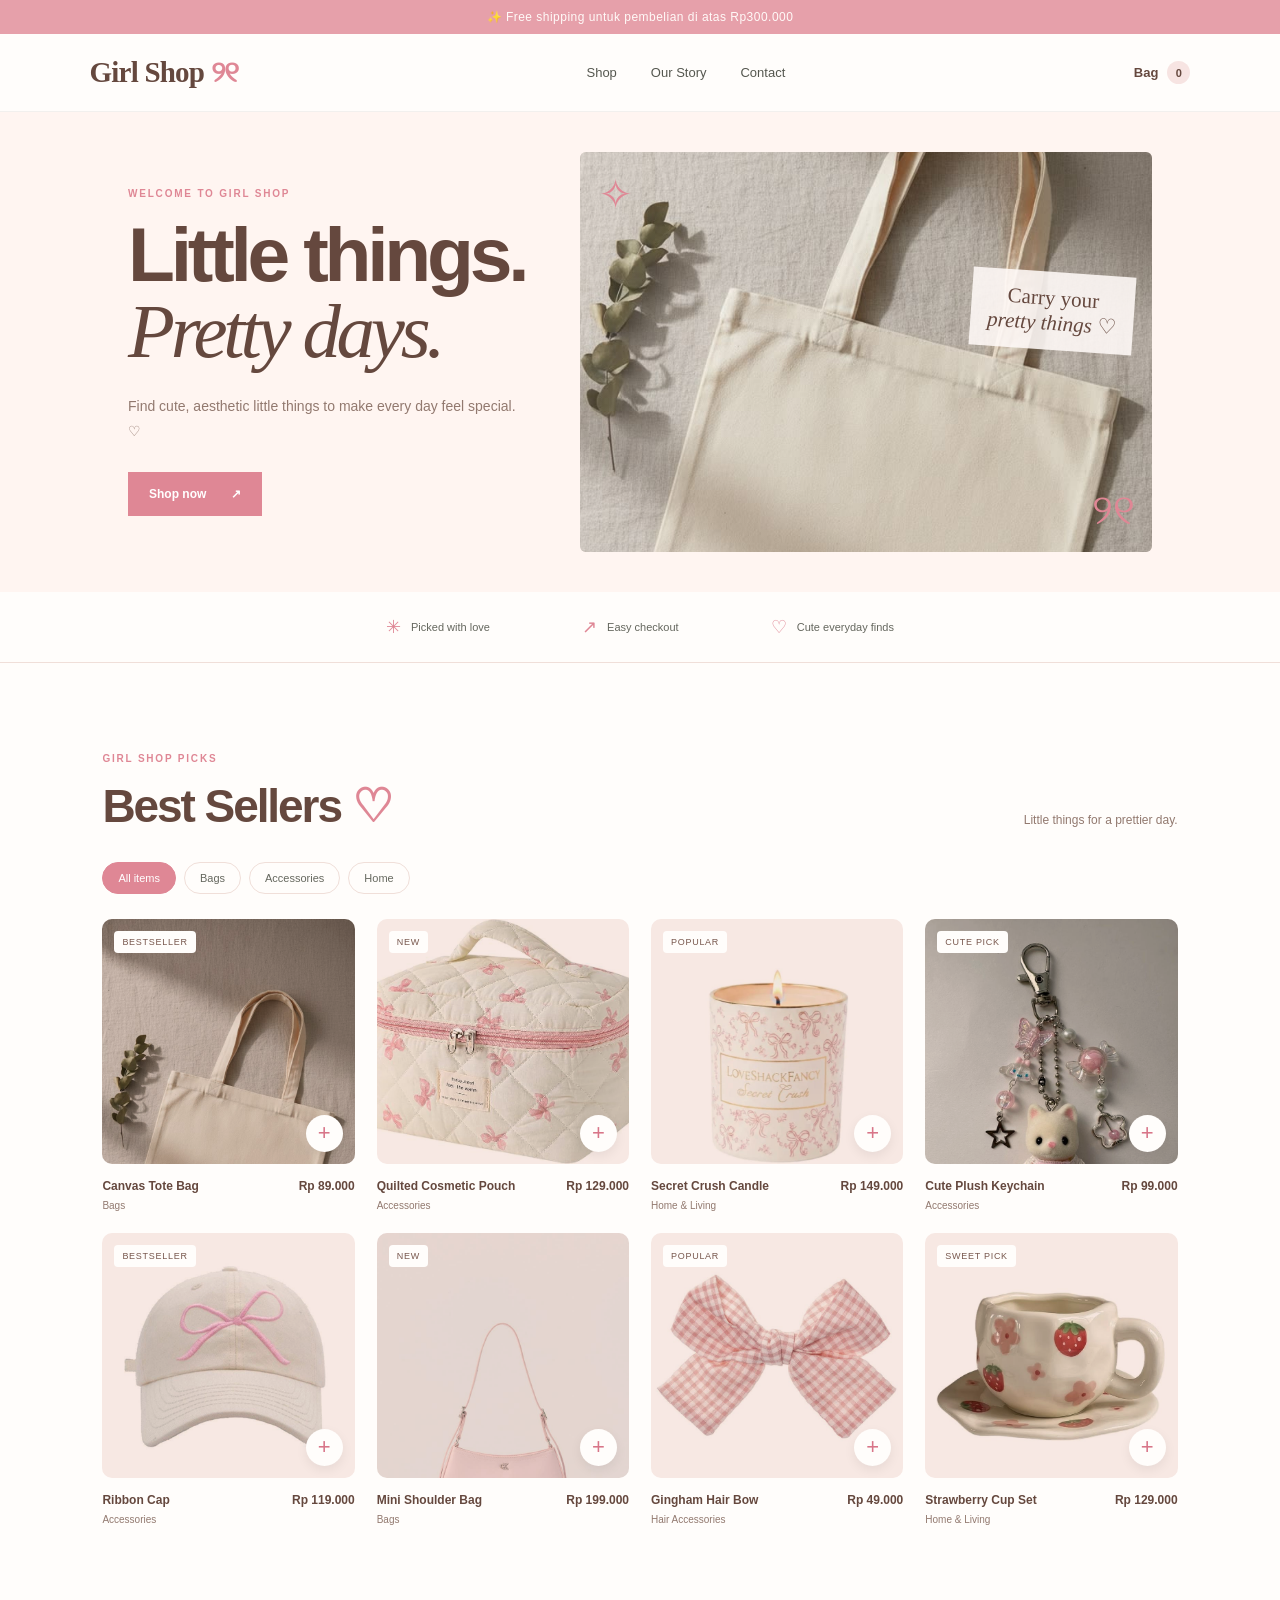
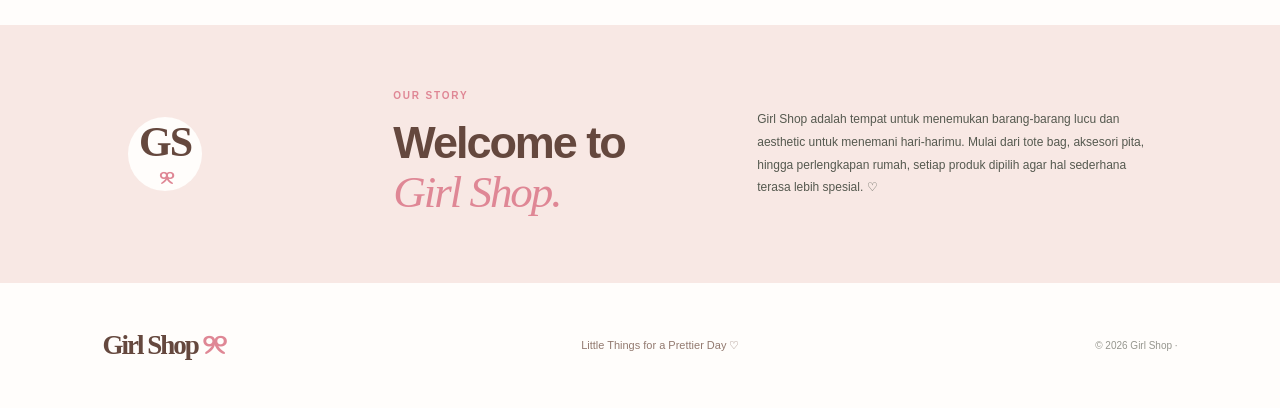
<file: index.html>
<!DOCTYPE html>
<html lang="id">

<head>
  <meta charset="UTF-8">
  <meta name="viewport" content="width=device-width, initial-scale=1.0">
  <title>Girl Shop — Little Things for a Prettier Day</title>
  <link rel="stylesheet" href="style.css">
  <script src="script.js" defer></script>
</head>

<body>
  <div class="announcement">✨ Free shipping untuk pembelian di atas Rp300.000</div>
  
  <header class="site-header">
    <a class="logo" href="index.html">Girl Shop <span>୨୧</span></a>
    <nav class="nav-links" aria-label="Navigasi utama">
      <a href="#produk">Shop</a><a href="#cerita">Our Story</a><a href="#footer">Contact</a>
    </nav>
    <a class="cart-link" href="cart.html" aria-label="Buka keranjang">Bag <span id="cart-count" class="cart-count">0</span></a>
  </header>

  <main>
    <section class="hero">
      <div class="hero-copy">
        <p class="eyebrow">WELCOME TO GIRL SHOP</p>
        <h1>Little things.<br><em>Pretty days.</em></h1>
        <p class="hero-description">Find cute, aesthetic little things to make every day feel special. ♡</p>
        <a class="button button-dark" href="#produk">Shop now <span>↗</span></a>
      </div>
      
      <div class="hero-art hero-photo-art" aria-label="Girl Shop featured tote bag">
        <img class="hero-tote-photo" src="assets/tote-bag.jpg" alt="Cream canvas tote bag from Girl Shop">
        <div class="hero-photo-note">Carry your<br><em>pretty things</em> ♡</div>
        <span class="hero-bow bow-one">୨୧</span>
        <span class="hero-bow bow-two">✧</span>
      </div>
    </section>

    <section class="benefits">
      <div><span>✳</span><p>Picked with love</p></div>
      <div><span>↗</span><p>Easy checkout</p></div>
      <div><span>♡</span><p>Cute everyday finds</p></div>
    </section>

    <section id="produk" class="products-section">
      <div class="section-heading">
        <div><p class="eyebrow">GIRL SHOP PICKS</p><h2>Best Sellers<span> ♡</span></h2></div>
        <p>Little things for a prettier day.</p>
      </div>

      <div class="filter-row" role="group" aria-label="Filter produk">
        <button class="filter active" data-filter="all">All items</button>
        <button class="filter" data-filter="bags">Bags</button>
        <button class="filter" data-filter="accessories">Accessories</button>
        <button class="filter" data-filter="home">Home</button>
      </div>
      <div id="product-grid" class="product-grid"></div>
    </section>

    <section id="cerita" class="story">
      <div class="story-mark">GS<span>୨୧</span></div>
      <div><p class="eyebrow">OUR STORY</p><h2>Welcome to<br><em>Girl Shop.</em></h2></div>
      <p>Girl Shop adalah tempat untuk menemukan barang-barang lucu dan aesthetic untuk menemani hari-harimu. Mulai dari tote bag, aksesori pita, hingga perlengkapan rumah, setiap produk dipilih agar hal sederhana terasa lebih spesial. ♡</p>
    </section>
  </main>

  <footer id="footer" class="site-footer">
    <a class="logo" href="index.html">Girl Shop <span>୨୧</span></a>
    <p>Little Things for a Prettier Day ♡</p>
    <small>© 2026 Girl Shop · </small>
  </footer>
  <div id="toast" class="toast" role="status" aria-live="polite"></div>
</body>
</html>
</file>
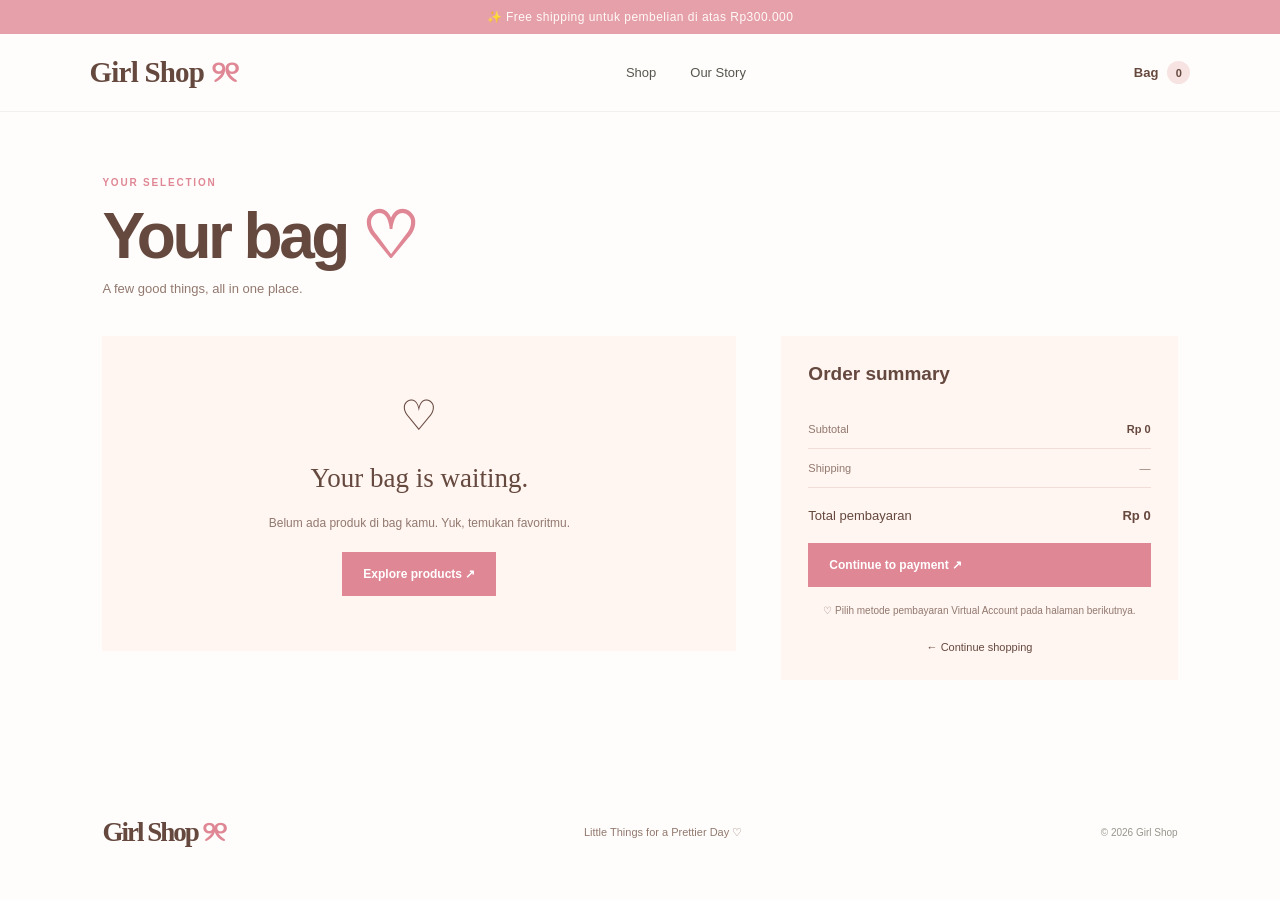
<file: cart.html>
<!DOCTYPE html>
<html lang="id">

<head>
  <meta charset="UTF-8">
  <meta name="viewport" content="width=device-width, initial-scale=1.0">
  <title>Girl Shop — Your Bag</title>
  <link rel="stylesheet" href="style.css">
  <script src="script.js" defer></script>
</head>

<body>
  <div class="announcement">
    ✨ Free shipping untuk pembelian di atas Rp300.000
  </div>

  <header class="site-header">
    <a class="logo" href="index.html">Girl Shop <span>୨୧</span></a>
    <nav class="nav-links" aria-label="Navigasi utama">
      <a href="index.html#produk">Shop</a>
      <a href="index.html#cerita">Our Story</a>
    </nav>
    <a class="cart-link" href="cart.html">
      Bag <span id="cart-count" class="cart-count">0</span>
    </a>
  </header>

  <main class="cart-page">
    <p class="eyebrow">YOUR SELECTION</p>
    <h1>Your bag<span> ♡</span></h1>
    <p class="cart-intro">A few good things, all in one place.</p>

    <div class="cart-layout">
      <section
        id="cart-items"
        class="cart-items"
        aria-live="polite">
      </section>

      <aside class="summary">
        <h2>Order summary</h2>

        <div class="summary-line">
          <span>Subtotal</span>
          <strong id="subtotal">Rp0</strong>
        </div>

        <div class="summary-line">
          <span>Shipping</span>
          <span id="shipping">Dihitung saat checkout</span>
        </div>

        <div class="summary-line total">
          <span>Total pembayaran</span>
          <strong id="total">Rp0</strong>
        </div>

        <button
          id="checkout-btn"
          class="button button-dark checkout-button"
          type="button">
          Continue to payment ↗
        </button>

        <p class="secure-note">
          ♡ Pilih metode pembayaran Virtual Account pada halaman berikutnya.
        </p>

        <a class="continue-shopping" href="index.html#produk">
          ← Continue shopping
        </a>
      </aside>
    </div>
  </main>

  <footer id="footer" class="site-footer">
    <a class="logo" href="index.html">Girl Shop <span>୨୧</span></a>
    <p>Little Things for a Prettier Day ♡</p>
    <small>© 2026 Girl Shop</small>
  </footer>

  <div id="toast" class="toast" role="status" aria-live="polite"></div>
</body>
</html>
</file>
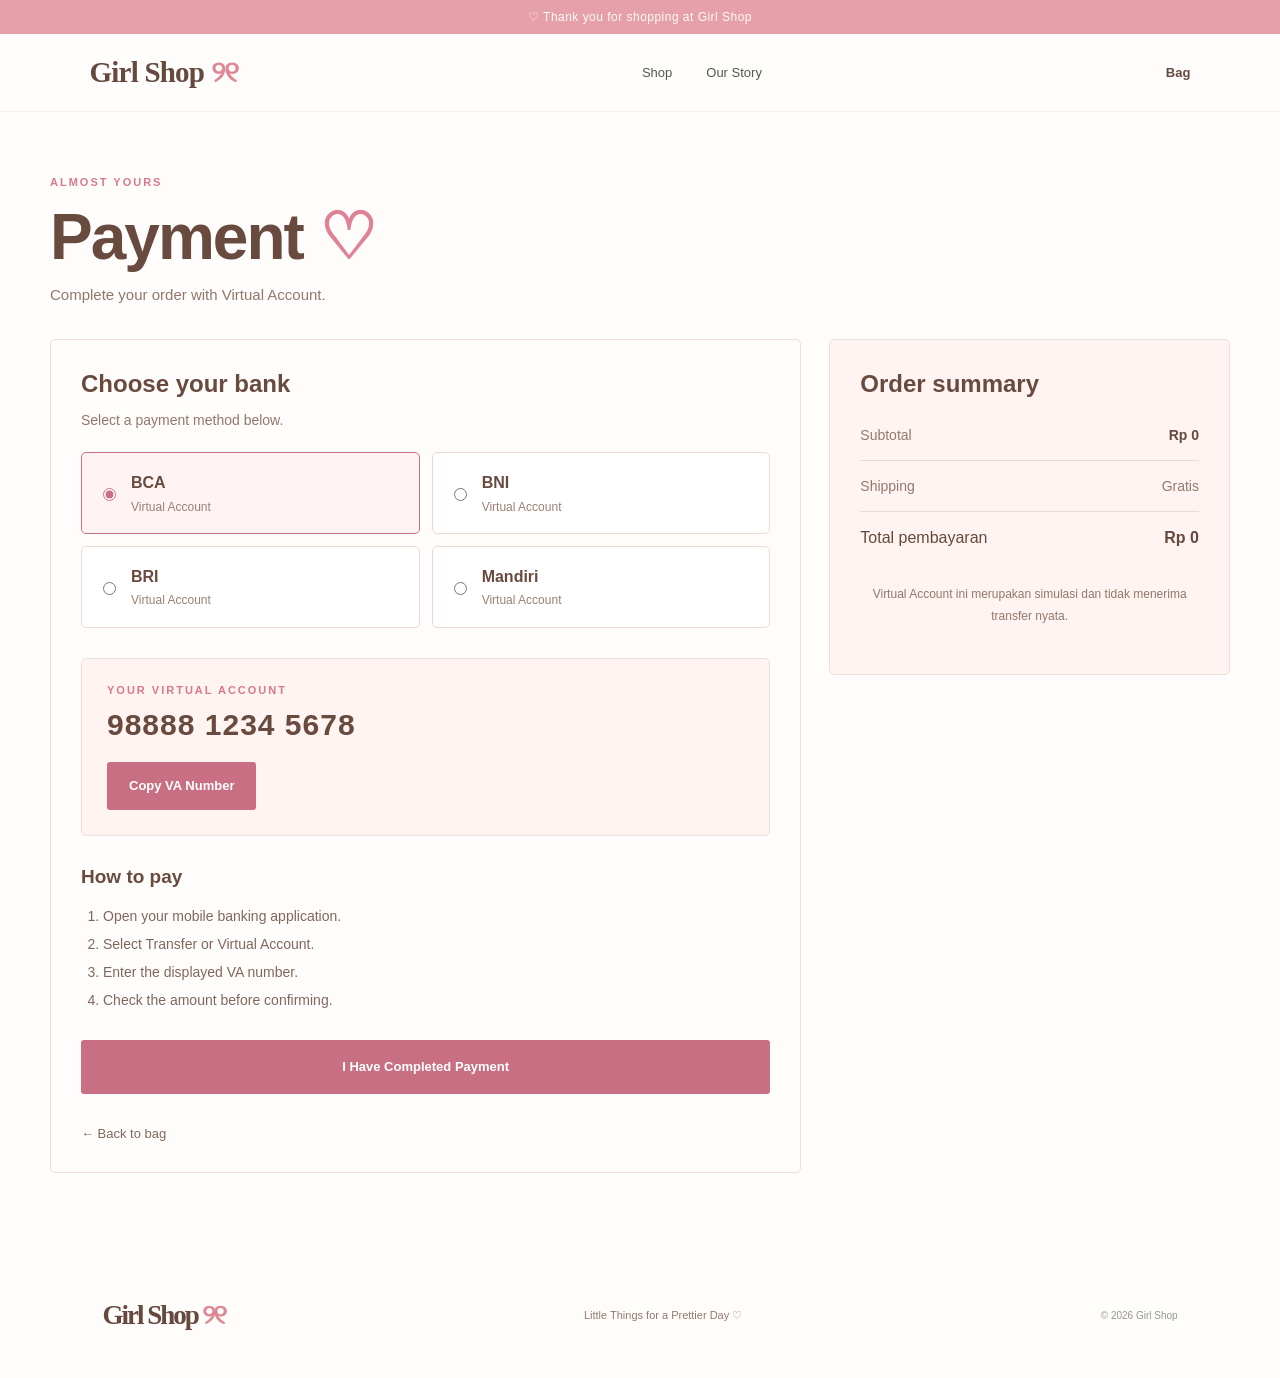
<file: payment.html>
<!DOCTYPE html>
<html lang="id">

<head>
  <meta charset="UTF-8">
  <meta name="viewport" content="width=device-width, initial-scale=1.0">
  <title>Girl Shop — Payment</title>
  <link rel="stylesheet" href="style.css">
  <script src="payment.js" defer></script>
</head>

<body>
  <div class="announcement">
    ♡ Thank you for shopping at Girl Shop
  </div>

  <header class="site-header">
    <a class="logo" href="index.html">Girl Shop <span>୨୧</span></a>
    <nav class="nav-links">
      <a href="index.html#produk">Shop</a>
      <a href="index.html#cerita">Our Story</a>
    </nav>
    <a class="cart-link" href="cart.html">Bag</a>
  </header>

  <main class="payment-page">
    <p class="eyebrow">ALMOST YOURS</p>
    <h1>Payment<span> ♡</span></h1>
    <p class="cart-intro">
      Complete your order with Virtual Account.
    </p>

    <div class="payment-layout">
      <section class="payment-card">
        <h2>Choose your bank</h2>
        <p>Select a payment method below.</p>

        <div class="bank-options">
          <label class="bank-option">
            <input type="radio" name="bank" value="BCA" checked>
            <span><strong>BCA</strong><br>Virtual Account</span>
          </label>

          <label class="bank-option">
            <input type="radio" name="bank" value="BNI">
            <span><strong>BNI</strong><br>Virtual Account</span>
          </label>

          <label class="bank-option">
            <input type="radio" name="bank" value="BRI">
            <span><strong>BRI</strong><br>Virtual Account</span>
          </label>

          <label class="bank-option">
            <input type="radio" name="bank" value="Mandiri">
            <span><strong>Mandiri</strong><br>Virtual Account</span>
          </label>
        </div>

        <div class="va-box">
          <p class="eyebrow">YOUR VIRTUAL ACCOUNT</p>
          <h2 id="va-number">98888 1234 5678</h2>
          <button id="copy-va" class="button button-dark" type="button">
            Copy VA Number
          </button>
        </div>

        <h3>How to pay</h3>
        <ol class="payment-steps">
          <li>Open your mobile banking application.</li>
          <li>Select Transfer or Virtual Account.</li>
          <li>Enter the displayed VA number.</li>
          <li>Check the amount before confirming.</li>
        </ol>

        <button id="paid-btn" class="button button-dark checkout-button"
          type="button">
          I Have Completed Payment
        </button>

        <p id="payment-status" role="status" aria-live="polite"></p>

        <a class="continue-shopping" href="cart.html">
          ← Back to bag
        </a>
      </section>

      <aside class="summary">
        <h2>Order summary</h2>
        <div class="summary-line">
          <span>Subtotal</span>
          <strong id="payment-subtotal">Rp0</strong>
        </div>
        <div class="summary-line">
          <span>Shipping</span>
          <span id="payment-shipping">Rp0</span>
        </div>
        <div class="summary-line total">
          <span>Total pembayaran</span>
          <strong id="payment-total">Rp0</strong>
        </div>
        <p class="secure-note">
          Virtual Account ini merupakan simulasi dan tidak menerima transfer nyata.
        </p>
      </aside>
    </div>
  </main>

  <footer class="site-footer">
    <a class="logo" href="index.html">Girl Shop <span>୨୧</span></a>
    <p>Little Things for a Prettier Day ♡</p>
    <small>© 2026 Girl Shop</small>
  </footer>
</body>
</html>
</file>
<file: style.css>
:root
{
    --ink:#252820;
    --muted:#77796f;
    --cream:#f7f5ef;
    --paper:#fffefa;
    --orange:#e8754b;
    --line:#e8e4da;
    --sage:#dce3d3;
    --lavender:#e9e2f2;
}

*
{
    box-sizing:border-box;
}

html
{
    scroll-behavior:smooth;
}

body
{
    margin:0;
    background:var(--paper);
    color:var(--ink);
    font-family:'DM Sans',sans-serif;
}

a
{
    color:inherit;
    text-decoration:none;
}

button
{
    font:inherit;
    cursor:pointer;
}

.announcement
{
    background:var(--ink);
    color:white;
    text-align:center;
    padding:10px 16px;
    font-size:12px;
    letter-spacing:.04em;
}

.site-header
{
    height:78px;
    padding:0 7%;
    display:flex;
    align-items:center;
    justify-content:space-between;
    background:var(--paper);
    border-bottom:1px solid rgba(37,40,32,.06);
}

.logo
{
    font-size:32px;
    font-weight:700;
    letter-spacing:-2px;
}

.logo span,.section-heading h2 span,.cart-page h1 span
{
    color:var(--orange);
}

.nav-links
{
    display:flex;
    gap:34px;
    font-size:13px;
    color:#55574f;
}

.nav-links a:hover,.continue-shopping:hover
{
    color:var(--orange);
}

.cart-link
{
    font-size:13px;
    font-weight:600;
    display:flex;
    align-items:center;
    gap:9px;
}

.cart-count
{
    display:inline-grid;
    place-items:center;
    min-width:23px;
    height:23px;
    border-radius:50%;
    background:var(--sage);
    font-size:11px;
}

.hero
{
    min-height:510px;
    background:var(--cream);
    display:grid;
    grid-template-columns:1fr 1fr;
    align-items:center;
    padding:60px 10%;
    gap:30px;
    overflow:hidden;
}

.eyebrow
{
    font-size:10px;
    font-weight:700;
    letter-spacing:.18em;
    color:var(--orange);
    margin:0 0 17px;
}

.hero h1,.cart-page h1
{
    font-size:clamp(48px,6vw,78px);
    line-height:.99;
    letter-spacing:-.055em;
    margin:0 0 24px;
    font-weight:600;
}

h1 em,h2 em
{
    font-family:'Playfair Display',serif;
    font-weight:500;
}

.hero-description
{
    max-width:390px;
    line-height:1.8;
    color:var(--muted);
    font-size:14px;
    margin:0 0 28px;
}

.button
{
    display:inline-flex;
    align-items:center;
    justify-content:center;
    gap:25px;
    padding:15px 21px;
    border:0;
    font-size:12px;
    font-weight:600;
    transition:transform .2s,background .2s;
}

.button:hover
{
    transform:translateY(-2px);
}

.button-dark
{
    background:var(--ink);
    color:white;
}

.button-dark:hover
{
    background:var(--orange);
}

.hero-art
{
    height:370px;
    position:relative;
    display:grid;
    place-items:center;
}

.sun
{
    position:absolute;
    width:285px;
    height:285px;
    border-radius:50%;
    background:#edc5a9;
    right:13%;
    top:8%;
}

.hero-card
{
    position:absolute;
    box-shadow:0 25px 55px #4c3e2b20;
}

.card-back
{
    width:205px;
    height:275px;
    background:var(--sage);
    transform:rotate(11deg);
    right:22%;
    top:15%;
    display:flex;
    align-items:flex-end;
    padding:20px;
    font-family:'Playfair Display',serif;
    font-size:23px;
    line-height:1.1;
}

.card-front
{
    width:205px;
    height:275px;
    background:#f2e5d4;
    transform:rotate(-8deg);
    left:22%;
    top:19%;
    padding:20px;
    display:flex;
    flex-direction:column;
    justify-content:space-between;
}

.product-bag
{
    width:100%;
    height:180px;
    background:#b86f4c;
    border-radius:4px 4px 13px 13px;
    color:#fff5e8;
    display:grid;
    place-items:center;
    font-family:'Playfair Display',serif;
    font-size:50px;
    position:relative;
}

.product-bag:before
{
    content:'';
    position:absolute;
    top:-18px;
    width:62px;
    height:38px;
    border:5px solid #b86f4c;
    border-bottom:0;
    border-radius:35px 35px 0 0;
}

.mini-label
{
    font-size:8px;
    letter-spacing:.1em;
    line-height:1.8;
}

.mini-label strong
{
    font-size:11px;
    letter-spacing:0;
}

.hero-sticker
{
    position:absolute;
    right:5%;
    bottom:7%;
    background:var(--paper);
    width:86px;
    height:86px;
    border-radius:50%;
    display:grid;
    place-items:center;
    text-align:center;
    font-size:10px;
    font-weight:700;
    line-height:1.3;
    transform:rotate(12deg);
    box-shadow:0 8px 25px #3331;
}

.benefits
{
    display:flex;
    justify-content:center;
    gap:8%;
    padding:24px 5%;
    border-bottom:1px solid var(--line);
    flex-wrap:wrap;
}

.benefits div
{
    display:flex;
    align-items:center;
    gap:10px;
    font-size:11px;
    color:#65675e;
}

.benefits span
{
    font-size:18px;
    color:var(--orange);
}

.benefits p
{
    margin:0;
}

.products-section
{
    padding:90px 8% 100px;
}

.section-heading
{
    display:flex;
    justify-content:space-between;
    align-items:end;
    gap:20px;
    margin-bottom:30px;
}

.section-heading h2,.story h2
{
    font-size:clamp(30px,4vw,46px);
    letter-spacing:-.045em;
    line-height:1.1;
    margin:0;
    font-weight:600;
}

.section-heading>p
{
    font-size:12px;
    color:var(--muted);
    margin-bottom:5px;
}

.filter-row
{
    display:flex;
    gap:8px;
    margin-bottom:25px;
    flex-wrap:wrap;
}

.filter
{
    border:1px solid var(--line);
    background:transparent;
    padding:9px 15px;
    border-radius:30px;
    font-size:11px;
    color:#66685f;
}

.filter.active,.filter:hover
{
    background:var(--ink);
    color:white;
    border-color:var(--ink);
}

.product-grid
{
    display:grid;
    grid-template-columns:repeat(4,minmax(0,1fr));
    gap:22px;
}

.product-card
{
    min-width:0;
}

.product-visual
{
    height:245px;
    position:relative;
    display:grid;
    place-items:center;
    overflow:hidden;
    margin-bottom:15px;
}

.product-visual.bags
{
    background:#e8ded0;
}

.product-visual.accessories
{
    background:#e7e8dc;
}

.product-visual.home
{
    background:#e8e0ee;
}

.product-visual .shape
{
    width:130px;
    height:145px;
    display:grid;
    place-items:center;
    font-size:65px;
    filter:drop-shadow(0 15px 12px #0002);
    transition:transform .3s;
}

.product-card:hover .shape
{
    transform:scale(1.07) rotate(-4deg);
}

.tag
{
    position:absolute;
    top:12px;
    left:12px;
    background:var(--paper);
    padding:6px 8px;
    font-size:9px;
    text-transform:uppercase;
    letter-spacing:.08em;
}

.add-button
{
    position:absolute;
    right:12px;
    bottom:12px;
    border:0;
    width:37px;
    height:37px;
    border-radius:50%;
    background:var(--paper);
    font-size:22px;
    box-shadow:0 4px 12px #0001;
}

.add-button:hover
{
    background:var(--ink);
    color:white;
}

.product-meta
{
    display:flex;
    justify-content:space-between;
    gap:10px;
    font-size:12px;
    font-weight:600;
}

.product-meta span:last-child
{
    white-space:nowrap;
}

.product-category
{
    font-size:10px;
    color:var(--muted);
    margin:7px 0 0;
}

.story
{
    background:var(--sage);
    padding:65px 10%;
    display:grid;
    grid-template-columns:.5fr 1.1fr 1fr;
    gap:35px;
    align-items:center;
}

.story-mark
{
    width:74px;
    height:74px;
    border-radius:50%;
    background:var(--paper);
    display:grid;
    place-items:center;
    font-size:42px;
    font-weight:700;
    letter-spacing:-4px;
}

.story>p
{
    font-size:12px;
    line-height:1.9;
    color:#55594f;
}

.site-footer
{
    padding:45px 8%;
    display:flex;
    align-items:center;
    justify-content:space-between;
    gap:20px;
    flex-wrap:wrap;
}

.site-footer .logo
{
    font-size:27px;
}

.site-footer p
{
    font-size:11px;
    color:var(--muted);
}

.site-footer small
{
    font-size:10px;
    color:#96968e;
}

.toast
{
    position:fixed;
    bottom:24px;
    left:50%;
    transform:translate(-50%,20px);
    opacity:0;
    pointer-events:none;
    background:var(--ink);
    color:white;
    padding:13px 20px;
    font-size:12px;
    transition:.25s;
    z-index:10;
    box-shadow:0 10px 30px #0002;
}

.toast.show
{
    opacity:1;
    transform:translate(-50%,0);
}

.cart-page
{
    padding:65px 8% 90px;
    min-height:55vh;
}

.cart-page h1
{
    font-size:clamp(44px,5vw,64px);
    margin-bottom:10px;
}

.cart-intro
{
    color:var(--muted);
    font-size:13px;
    margin-bottom:40px;
}

.cart-layout
{
    display:grid;
    grid-template-columns:1.6fr 1fr;
    gap:45px;
    align-items:start;
}

.cart-row
{
    display:grid;
    grid-template-columns:100px 1fr auto;
    gap:18px;
    padding:18px 0;
    border-bottom:1px solid var(--line);
    align-items:center;
}

.cart-thumb
{
    height:100px;
    display:grid;
    place-items:center;
    font-size:39px;
}

.cart-thumb.bags
{
    background:#e8ded0;
}

.cart-thumb.accessories
{
    background:#e7e8dc;
}

.cart-thumb.home
{
    background:#e8e0ee;
}

.cart-product-name
{
    font-size:13px;
    font-weight:600;
    margin-bottom:7px;
}

.cart-product-category
{
    font-size:10px;
    color:var(--muted);
}

.quantity-control
{
    display:flex;
    align-items:center;
    gap:12px;
    margin-top:14px;
    font-size:12px;
}

.quantity-control button
{
    width:25px;
    height:25px;
    background:transparent;
    border:1px solid var(--line);
}

.remove-button
{
    background:transparent;
    border:0;
    color:var(--muted);
    font-size:10px;
    text-decoration:underline;
    margin-top:9px;
    padding:0;
}

.cart-price
{
    font-size:12px;
    font-weight:600;
    white-space:nowrap;
}

.summary
{
    background:var(--cream);
    padding:27px;
}

.summary h2
{
    font-size:19px;
    margin:0 0 25px;
}

.summary-line
{
    display:flex;
    justify-content:space-between;
    gap:15px;
    font-size:11px;
    color:var(--muted);
    padding:13px 0;
    border-bottom:1px solid var(--line);
}

.summary-line strong
{
    color:var(--ink);
}

.summary-line.total
{
    font-size:13px;
    color:var(--ink);
    border:0;
    padding:20px 0;
}

.checkout-button
{
    width:100%;
    justify-content:space-between;
}

.secure-note
{
    font-size:10px;
    line-height:1.6;
    color:var(--muted);
    text-align:center;
    margin:16px 0;
}

.continue-shopping
{
    font-size:11px;
    display:block;
    text-align:center;
    margin-top:22px;
}

.empty-cart
{
    text-align:center;
    padding:55px 15px;
    background:var(--cream);
}

.empty-cart .empty-icon
{
    font-size:42px;
}

.empty-cart h2
{
    font-family:'Playfair Display',serif;
    font-size:27px;
    font-weight:500;
}

.empty-cart p
{
    font-size:12px;
    color:var(--muted);
    margin-bottom:22px;
}

@media(max-width:900px)
{

    .product-grid
    {
        grid-template-columns:repeat(2,minmax(0,1fr));
    }

    .product-visual
    {
        height:260px;
    }

    .hero
    {
        padding:50px 7%;
    }

    .story
    {
        grid-template-columns:auto 1fr;
    }

    .story>p
    {
        grid-column:2;
    }

    .cart-layout
    {
        grid-template-columns:1fr;
        gap:28px;
    }
}

@media(max-width:600px)
{

    .site-header
    {
        height:66px;
        padding:0 5%;
    }

    .logo
    {
        font-size:28px;
    }

    .nav-links
    {
        gap:13px;
        font-size:11px;
    }

    .hero
    {
        grid-template-columns:1fr;
        padding:52px 7% 25px;
        gap:0;
    }

    .hero h1
    {
        font-size:56px;
    }

    .hero-art
    {
        height:320px;
    }

    .sun
    {
        width:240px;
        height:240px;
        right:15%;
    }

    .card-front,.card-back
    {
        width:170px;
        height:230px;
    }

    .product-bag
    {
        height:145px;
    }

    .card-front
    {
        left:22%;
    }

    .card-back
    {
        right:20%;
    }

    .hero-sticker
    {
        right:4%;
        bottom:3%;
    }

    .benefits
    {
        gap:15px;
        justify-content:flex-start;
        padding:20px 7%;
    }

    .benefits div
    {
        width:100%;
    }

    .products-section
    {
        padding:60px 6%;
    }

    .section-heading
    {
        display:block;
    }

    .section-heading>p
    {
        margin-top:12px;
    }

    .product-grid
    {
        gap:20px 12px;
    }

    .product-visual
    {
        height:190px;
    }

    .product-visual .shape
    {
        font-size:53px;
        width:100px;
    }

    .product-meta
    {
        font-size:11px;
        display:block;
    }

    .product-meta span
    {
        display:block;
    }

    .product-meta span:last-child
    {
        margin-top:5px;
    }

    .story
    {
        padding:45px 7%;
        grid-template-columns:1fr;
        gap:20px;
    }

    .story>p
    {
        grid-column:auto;
        margin:0;
    }

    .site-footer
    {
        padding:35px 7%;
        display:block;
    }

    .site-footer p
    {
        margin:8px 0 18px;
    }

    .cart-page
    {
        padding:45px 6% 70px;
    }

    .cart-row
    {
        grid-template-columns:75px 1fr auto;
        gap:12px;
    }

    .cart-thumb
    {
        height:80px;
    }

    .cart-price
    {
        font-size:11px;
    }

    .summary
    {
        padding:22px;
    }

    .announcement
    {
        font-size:10px;
    }
}

/* Girl Shop theme + real product photography */

:root
{
    --ink:#65483e;
    --muted:#92796f;
    --cream:#fff5f1;
    --paper:#fffdfb;
    --orange:#df8795;
    --line:#f0dfd9;
    --sage:#f7e4e2;
    --lavender:#f7e7ed;
}

.announcement
{
    background:#e6a0aa;
    color:#fffaf8;
}

.logo span
{
    color:#df8795;
}

.hero
{
    background:#fff5f1;
}

.sun
{
    background:#f4d7d1;
}

.card-back
{
    background:#f5e3de;
}

.card-front
{
    background:#fff9f1;
}

.product-visual
{
    border-radius:10px;
    background:#f7e8e3;
}

.product-visual.bags,.product-visual.accessories,.product-visual.home
{
    background:#f7e8e3;
}

.product-photo
{
    width:100%;
    height:100%;
    object-fit:cover;
    display:block;
    mix-blend-mode:multiply;
}

.product-visual .shape
{
    position:absolute;
    inset:0;
    margin:auto;
    pointer-events:none;
}

.tag
{
    z-index:1;
    border-radius:4px;
    color:#78574d;
}

.add-button
{
    z-index:2;
    color:#d87588;
}

.add-button:hover
{
    background:#df8795;
}

.button-dark
{
    background:#df8795;
}

.button-dark:hover
{
    background:#c96d80;
}

.filter.active,.filter:hover
{
    background:#df8795;
    border-color:#df8795;
}

.story
{
    background:#f8e8e4;
}

.cart-thumb
{
    overflow:hidden;
}

.cart-thumb img
{
    width:100%;
    height:100%;
    object-fit:cover;
    display:block;
}

.cart-thumb span
{
    font-size:34px;
}

@media(max-width:600px)
{

    .product-photo
    {
        object-fit:cover;
    }
}

/* Final Girl Shop refinements */

.brand-bow
{
    font-family:serif;
    color:#df8795;
    font-size:.85em;
    letter-spacing:-.15em;
}

.site-header .logo
{
    font-family:'Playfair Display',serif;
    font-size:29px;
    letter-spacing:-.8px;
    color:#65483e;
    white-space:nowrap;
}

.hero
{
    grid-template-columns:.85fr 1.15fr;
    min-height:480px;
    padding-top:40px;
    padding-bottom:40px;
}

.hero-photo-art
{
    height:400px;
    position:relative;
    overflow:hidden;
    border-radius:6px;
    background:#f4e5de;
}

.hero-tote-photo
{
    position:absolute;
    inset:0;
    width:100%;
    height:100%;
    object-fit:cover;
    object-position:center 34%;
    transform:scale(1.06);
    display:block;
}

.hero-photo-art:after
{
    content:"";
    position:absolute;
    inset:0;
    background:linear-gradient(90deg,rgba(255,245,241,.16),transparent 55%);
    pointer-events:none;
}

.hero-photo-note
{
    position:absolute;
    right:18px;
    top:30%;
    z-index:2;
    background:rgba(255,250,247,.88);
    padding:14px 17px;
    color:#65483e;
    font-family:'Playfair Display',serif;
    font-size:21px;
    line-height:1.2;
    text-align:center;
    transform:rotate(4deg);
}

.hero-bow
{
    position:absolute;
    z-index:2;
    color:#df8795;
    font-size:42px;
}

.bow-one
{
    right:17px;
    bottom:18px;
}

.bow-two
{
    left:18px;
    top:18px;
}

.story
{
    grid-template-columns:.7fr 1fr 1.2fr;
}

.story h2
{
    font-size:clamp(31px,4vw,45px);
}

.story h2 em
{
    color:#df8795;
}

.product-visual
{
    height:245px;
}

.product-photo
{
    object-fit:cover;
    object-position:center center;
}

.cart-thumb img
{
    object-fit:cover;
    object-position:center;
}

.site-footer .logo
{
    font-family:'Playfair Display',serif;
}

@media(max-width:600px)
{

    .hero
    {
        grid-template-columns:1fr;
        gap:25px;
    }

    .hero-photo-art
    {
        height:320px;
    }

    .hero-photo-note
    {
        font-size:17px;
        right:12px;
    }

    .site-header .logo
    {
        font-size:24px;
    }

    .story
    {
        grid-template-columns:1fr;
    }

    .story>p
    {
        grid-column:auto;
    }

    .product-visual
    {
        height:190px;
    }
}

.story-mark
{
    font-family:'Playfair Display',serif;
    letter-spacing:-2px;
    color:#65483e;
}

.story-mark span
{
    display:block;
    font-family:serif;
    color:#df8795;
    font-size:18px;
    letter-spacing:-3px;
}

.payment-page {
  width: min(1180px, calc(100% - 64px));
  margin: 64px auto 80px;
  padding: 0;
  color: #694a3f;
}

.payment-page .eyebrow {
  margin-bottom: 14px;
  color: #d8798b;
  font-size: 11px;
  font-weight: 700;
  letter-spacing: 2px;
}

.payment-page > h1 {
  margin: 0;
  font-size: clamp(42px, 5vw, 64px);
  line-height: 1.1;
  letter-spacing: -2px;
}

.payment-page > h1 span {
  color: #df8295;
}

.payment-page > .cart-intro {
  margin: 14px 0 36px;
  color: #92776b;
  font-size: 15px;
}

.payment-layout {
  display: grid;
  grid-template-columns: minmax(0, 1.5fr) minmax(300px, 0.8fr);
  align-items: start;
  gap: 28px;
}

.payment-card,
.payment-layout > .summary {
  min-width: 0;
  padding: 30px;
  border: 1px solid #f0dfd9;
  border-radius: 5px;
  background: #fffdfc;
}

.payment-card h2,
.payment-layout > .summary h2 {
  margin: 0 0 12px;
  color: #694a3f;
  font-size: 24px;
}

.payment-card > p:not(.eyebrow) {
  color: #92776b;
  font-size: 14px;
}

/* Pilihan bank */

.bank-options {
  display: grid;
  grid-template-columns: repeat(2, minmax(0, 1fr));
  gap: 12px;
  margin: 24px 0 30px;
}

.bank-option {
  display: flex;
  min-height: 76px;
  align-items: center;
  gap: 12px;
  padding: 16px;
  border: 1px solid #eadbd5;
  border-radius: 5px;
  background: #fff;
  cursor: pointer;
  transition: border-color 0.2s, background 0.2s;
}

.bank-option:has(input:checked) {
  border: 1.5px solid #cb7185;
  background: #fff3f3;
}

.bank-option input {
  accent-color: #cb7185;
  flex-shrink: 0;
}

.bank-option span {
  color: #9a8075;
  font-size: 12px;
  line-height: 1.7;
}

.bank-option strong {
  color: #694a3f;
  font-size: 16px;
}

.va-box {
  margin: 0 0 30px;
  padding: 25px;
  border: 1px solid #f0dfd9;
  border-radius: 5px;
  background: #fff4f1;
}

.va-box .eyebrow {
  margin: 0 0 12px;
}

.va-box h2 {
  margin: 0 0 20px;
  overflow-wrap: anywhere;
  font-size: clamp(22px, 3vw, 30px);
  letter-spacing: 1px;
}

.payment-card .button {
  min-height: 48px;
  padding: 14px 22px;
  border: none;
  border-radius: 3px;
  background: #c96f83;
  color: #fff;
  font-family: inherit;
  font-size: 13px;
  font-weight: 600;
  cursor: pointer;
  transition: background 0.2s;
}

.payment-card .button:hover {
  background: #b95e73;
}

/* Petunjuk pembayaran */

.payment-card h3 {
  margin: 0 0 14px;
  font-size: 19px;
}

.payment-steps {
  margin: 0 0 26px;
  padding-left: 22px;
  color: #80675c;
  font-size: 14px;
  line-height: 2;
}

.payment-card .checkout-button {
  display: block;
  width: 100%;
  min-height: 54px;
  margin: 20px 0;
}

#payment-status {
  padding: 0;
  color: #80675c;
  font-size: 13px;
  line-height: 1.7;
}

/* Ringkasan pesanan */

.payment-layout > .summary {
  background: #fff4f1;
}

.payment-layout > .summary .summary-line {
  display: flex;
  justify-content: space-between;
  align-items: flex-start;
  gap: 16px;
  padding: 17px 0;
  border-bottom: 1px solid #eadbd5;
  font-size: 14px;
}

.payment-layout > .summary .summary-line strong {
  text-align: right;
}

.payment-layout > .summary .summary-line.total {
  border-bottom: none;
  font-size: 16px;
}

.payment-layout > .summary .secure-note {
  margin-top: 20px;
  color: #92776b;
  font-size: 12px;
  line-height: 1.8;
}

.payment-card .continue-shopping {
  display: inline-block;
  margin-top: 12px;
  color: #80675c;
  font-size: 13px;
}

@media (max-width: 800px) {
  .payment-page {
    width: calc(100% - 36px);
    margin: 40px auto 56px;
  }

  .payment-layout {
    grid-template-columns: 1fr;
    gap: 20px;
  }

  .payment-card,
  .payment-layout > .summary {
    padding: 22px;
  }
}

@media (max-width: 420px) {
  .payment-page {
    width: calc(100% - 28px);
  }

  .bank-options {
    grid-template-columns: 1fr;
  }

  .payment-card,
  .payment-layout > .summary {
    padding: 18px;
  }
}
</file>
